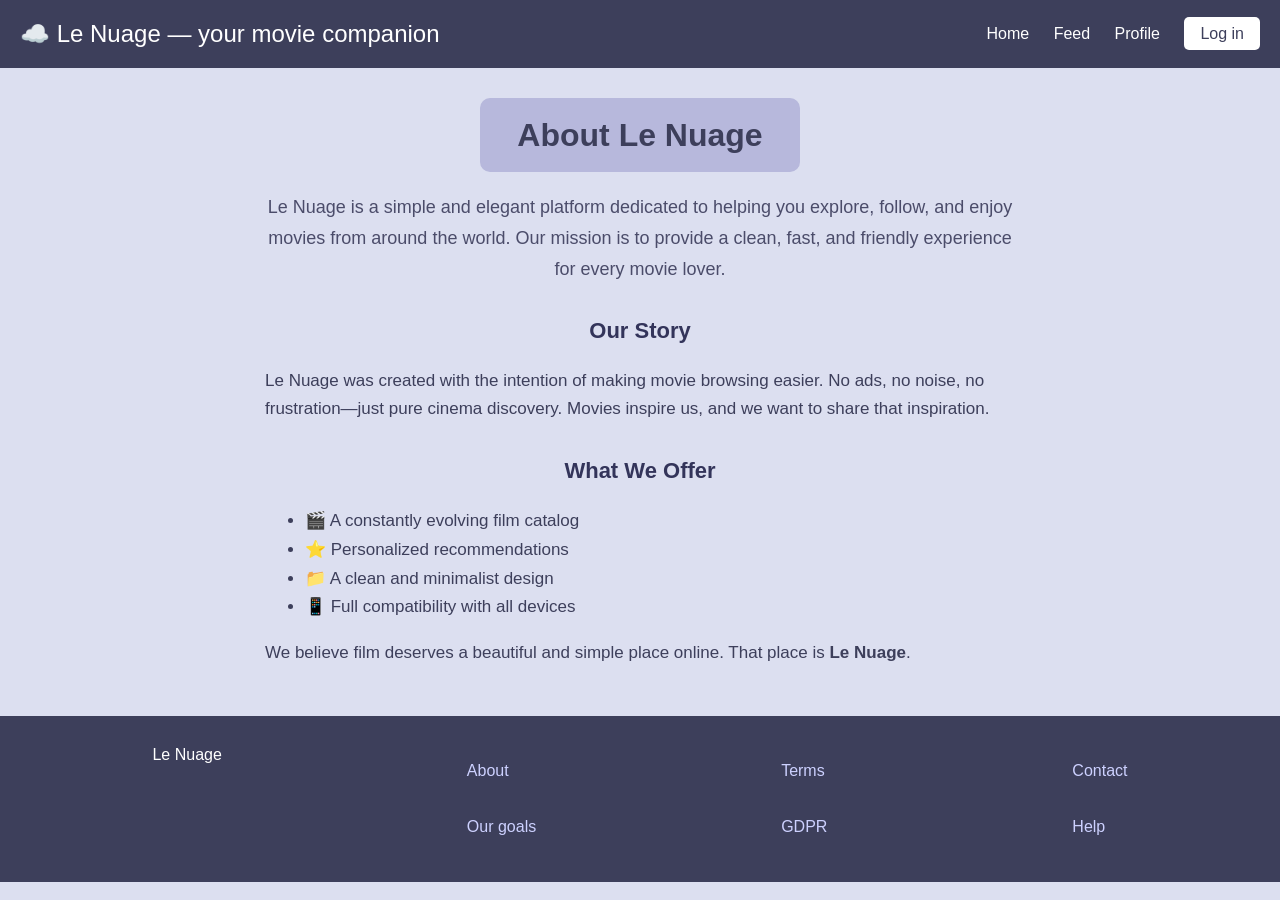
<file: front-end/about.html>
<!DOCTYPE html>
<html lang="en">
<head>
    <meta charset="UTF-8" />
    <meta name="viewport" content="width=device-width, initial-scale=1.0" />
    <title>Le Nuage — About</title>
    <link rel="stylesheet" href="style/style.css" />
</head>

<body>

<header>
    <div class="logo">☁️ Le Nuage — your movie companion</div>
    <nav>
        <a href="home.html">Home</a>
        <a href="feed.html">Feed</a>
        <a href="profile.html">Profile</a>
        <a class="btn-login" href="login.html">Log in</a>
    </nav>
</header>

<section class="content-section">
    <div class="content-box">
        <h1 class="section-title">About Le Nuage</h1>

        <p class="section-intro">
            Le Nuage is a simple and elegant platform dedicated to helping you explore, follow,
            and enjoy movies from around the world. Our mission is to provide a clean, fast,
            and friendly experience for every movie lover.
        </p>

        <h2 class="section-subtitle">Our Story</h2>
        <p>
            Le Nuage was created with the intention of making movie browsing easier. No ads,
            no noise, no frustration—just pure cinema discovery.
            Movies inspire us, and we want to share that inspiration.
        </p>

        <h2 class="section-subtitle">What We Offer</h2>
        <ul>
            <li>🎬 A constantly evolving film catalog</li>
            <li>⭐ Personalized recommendations</li>
            <li>📁 A clean and minimalist design</li>
            <li>📱 Full compatibility with all devices</li>
        </ul>

        <p>
            We believe film deserves a beautiful and simple place online.
            That place is <strong>Le Nuage</strong>.
        </p>
    </div>
</section>

<footer>
    <div>Le Nuage</div>
    <div>
        <p><a href="about.html">About</a></p>
        <p><a href="goals.html">Our goals</a></p>
    </div>
    <div>
        <p><a href="terms.html">Terms</a></p>
        <p><a href="gdpr.html">GDPR</a></p>
    </div>
    <div>
        <p><a href="contact.html">Contact</a></p>
        <p><a href="help.html">Help</a></p>
    </div>
</footer>

</body>
</html>
</file>
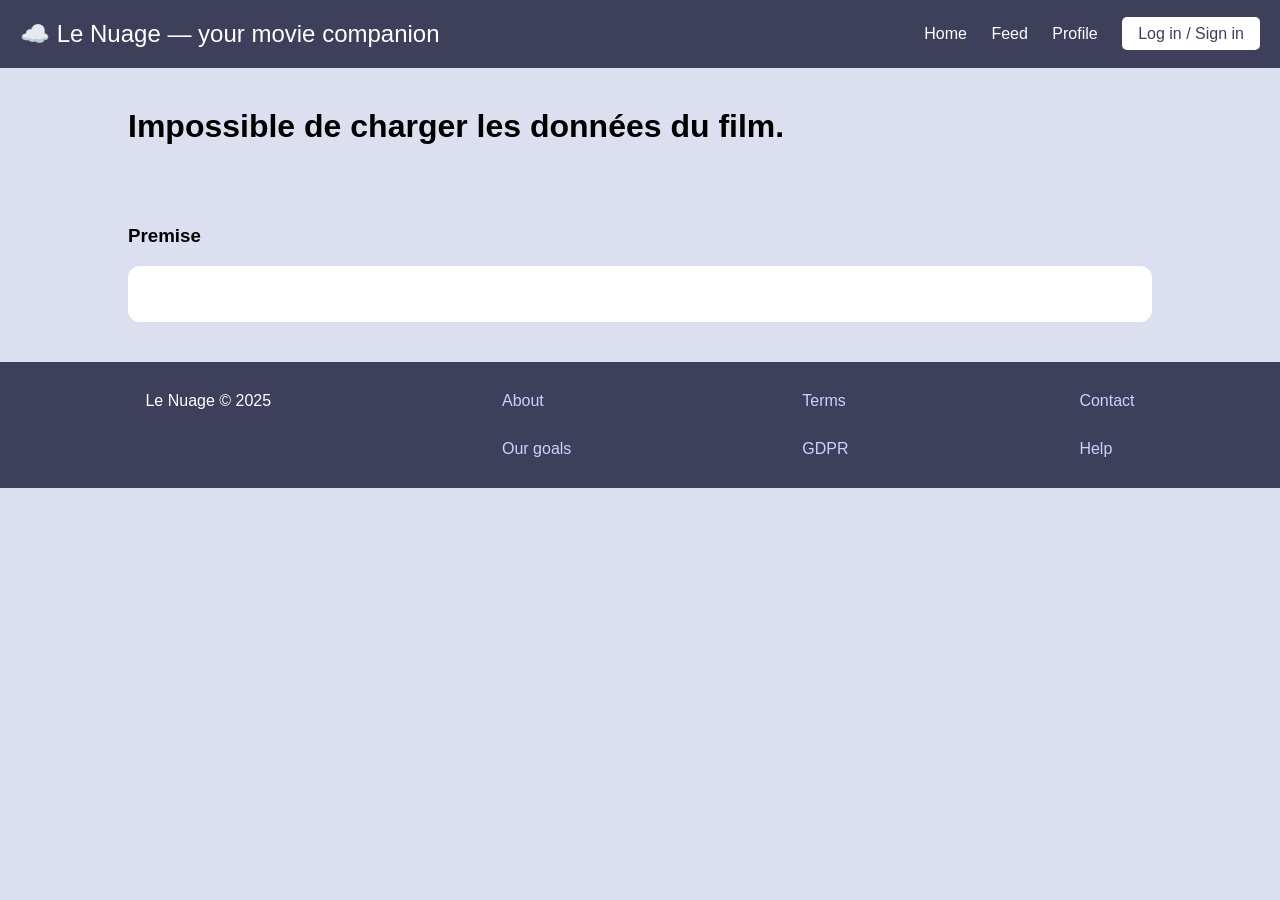
<file: front-end/detail.html>
<!DOCTYPE html>
<html lang="fr">
<head>
    <meta charset="UTF-8" />
    <meta name="viewport" content="width=device-width, initial-scale=1.0" />
    <title>Film — Le Nuage</title>
    <link rel="stylesheet" href="style/style.css">
</head>
<body>

<header>
    <div class="logo">☁️ Le Nuage — your movie companion</div>
    <nav>
        <a href="home.html">Home</a>
        <a href="feed.html">Feed</a>
        <a href="profil.html">Profile</a>
        <a class="btn-login" href="login.html">Log in / Sign in</a>
    </nav>
</header>

<div class="container">
    <h1 id="movie-title">Chargement...</h1>
    <p id="movie-director"></p>

    <img id="movie-poster" class="movie-poster" />

    <h3>Premise</h3>
    <div class="premise-box">
        <p id="movie-premise"></p>
    </div>
</div>

<footer>
    <div>Le Nuage © 2025</div>
    <div>
        <a href="about.html">About</a><br>
        <a href="goals.html">Our goals</a>
    </div>
    <div>
        <a href="terms.html">Terms</a><br>
        <a href="gdpr.html">GDPR</a>
    </div>
    <div>
        <a href="contact.html">Contact</a><br>
        <a href="help.html">Help</a>
    </div>
</footer>


<script>
    (async function () {
        const url = 'https://j55wpg0mc7.execute-api.eu-west-2.amazonaws.com/default/Get_Movies';

        const titleEl = document.getElementById('movie-title');
        const directorEl = document.getElementById('movie-director');
        const posterEl = document.getElementById('movie-poster');
        const premiseEl = document.getElementById('movie-premise');

        try {
            const res = await fetch(url);
            if (!res.ok) throw new Error('Erreur réseau');

            const data = await res.json();
            if (!Array.isArray(data) || data.length === 0) {
                titleEl.textContent = "Aucun film trouvé.";
                return;
            }

            const movie = data[0];

            titleEl.textContent = movie.name || movie.title || "Sans titre";
            directorEl.textContent = movie.director ? `Directed by ${movie.director}` : "";
            posterEl.src = movie.image || "";
            posterEl.alt = movie.name || "Movie poster";
            premiseEl.textContent = movie.description || "Aucune description disponible.";

        } catch (err) {
            console.error(err);
            titleEl.textContent = "Impossible de charger les données du film.";
        }
    })();
</script>

</body>
</html>
</file>
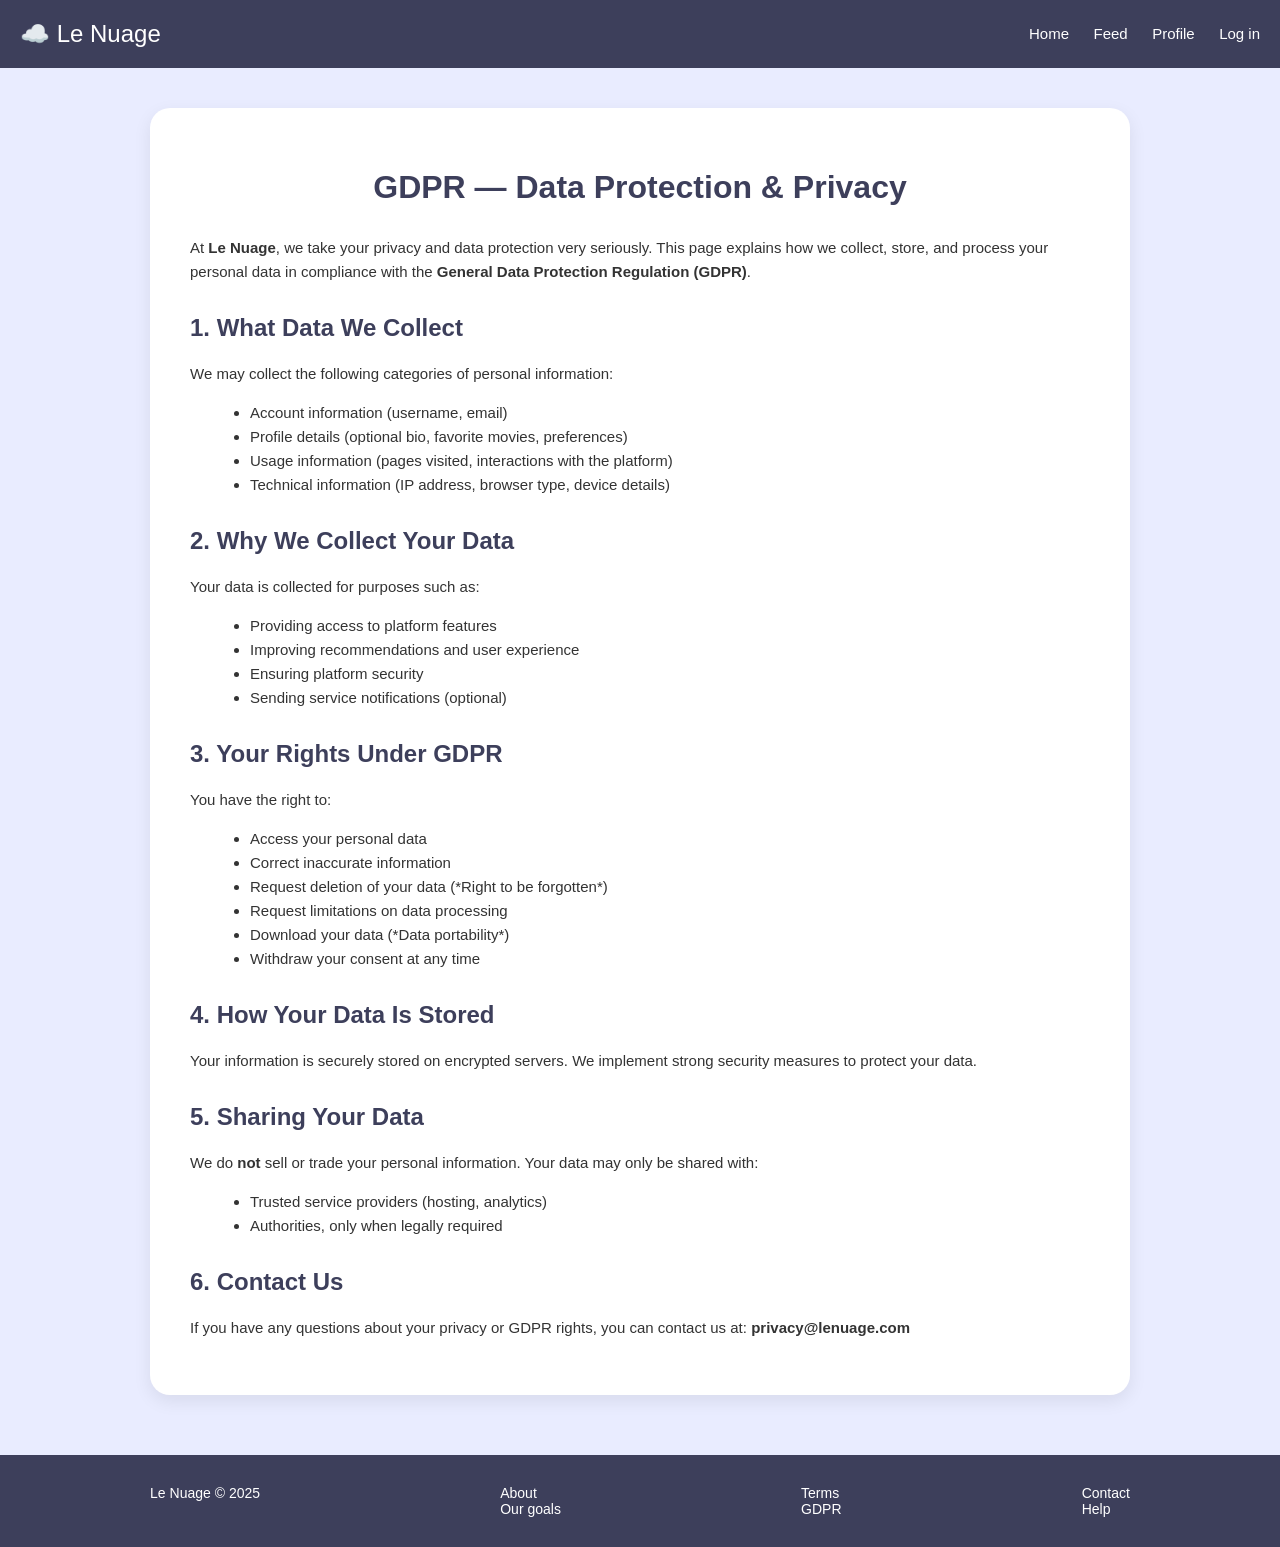
<file: front-end/gdpr.html>
<!DOCTYPE html>
<html lang="en">
<head>
    <meta charset="UTF-8">
    <meta name="viewport" content="width=device-width, initial-scale=1.0">
    <title>Le Nuage — GDPR Policy</title>

    <style>
        body {
            margin: 0;
            font-family: "Inter", Arial, sans-serif;
            background: #e9ecff;
            color: #333;
        }

        header {
            background-color: #3d3f5b;
            color: white;
            padding: 20px;
            display: flex;
            justify-content: space-between;
            align-items: center;
        }

        header .logo {
            font-size: 24px;
        }

        header nav a {
            margin-left: 20px;
            color: white;
            text-decoration: none;
            font-size: 15px;
        }

        .container {
            max-width: 900px;
            margin: 40px auto;
            background: white;
            padding: 40px;
            border-radius: 20px;
            box-shadow: 0 6px 18px rgba(0,0,0,0.08);
        }

        h1 {
            color: #3d3f5b;
            text-align: center;
            margin-bottom: 30px;
        }

        h2 {
            color: #3d3f5b;
            margin-top: 30px;
        }

        p, li {
            line-height: 1.6;
            font-size: 15px;
        }

        ul {
            margin-left: 20px;
            margin-top: 10px;
        }

        footer {
            background: #3d3f5b;
            color: white;
            padding: 30px;
            margin-top: 60px;
            display: flex;
            justify-content: space-around;
            font-size: 14px;
        }

        footer a {
            color: white;
            text-decoration: none;
        }
    </style>
</head>

<body>

<header>
    <div class="logo">☁️ Le Nuage</div>
    <nav>
        <a href="index.html">Home</a>
        <a href="feed.html">Feed</a>
        <a href="profile.html">Profile</a>
        <a href="login.html">Log in</a>
    </nav>
</header>

<div class="container">
    <h1>GDPR — Data Protection & Privacy</h1>

    <p>
        At <strong>Le Nuage</strong>, we take your privacy and data protection very seriously.
        This page explains how we collect, store, and process your personal data in compliance with the
        <strong>General Data Protection Regulation (GDPR)</strong>.
    </p>

    <h2>1. What Data We Collect</h2>
    <p>We may collect the following categories of personal information:</p>
    <ul>
        <li>Account information (username, email)</li>
        <li>Profile details (optional bio, favorite movies, preferences)</li>
        <li>Usage information (pages visited, interactions with the platform)</li>
        <li>Technical information (IP address, browser type, device details)</li>
    </ul>

    <h2>2. Why We Collect Your Data</h2>
    <p>Your data is collected for purposes such as:</p>
    <ul>
        <li>Providing access to platform features</li>
        <li>Improving recommendations and user experience</li>
        <li>Ensuring platform security</li>
        <li>Sending service notifications (optional)</li>
    </ul>

    <h2>3. Your Rights Under GDPR</h2>
    <p>You have the right to:</p>
    <ul>
        <li>Access your personal data</li>
        <li>Correct inaccurate information</li>
        <li>Request deletion of your data (*Right to be forgotten*)</li>
        <li>Request limitations on data processing</li>
        <li>Download your data (*Data portability*)</li>
        <li>Withdraw your consent at any time</li>
    </ul>

    <h2>4. How Your Data Is Stored</h2>
    <p>
        Your information is securely stored on encrypted servers.
        We implement strong security measures to protect your data.
    </p>

    <h2>5. Sharing Your Data</h2>
    <p>
        We do <strong>not</strong> sell or trade your personal information.
        Your data may only be shared with:
    </p>
    <ul>
        <li>Trusted service providers (hosting, analytics)</li>
        <li>Authorities, only when legally required</li>
    </ul>

    <h2>6. Contact Us</h2>
    <p>
        If you have any questions about your privacy or GDPR rights, you can contact us at:
        <strong>privacy@lenuage.com</strong>
    </p>

</div>

<footer>
    <div>Le Nuage © 2025</div>
    <div>
        <a href="about.html">About</a><br>
        <a href="goals.html">Our goals</a>
    </div>
    <div>
        <a href="terms.html">Terms</a><br>
        <a href="gdpr.html">GDPR</a>
    </div>
    <div>
        <a href="contact.html">Contact</a><br>
        <a href="help.html">Help</a>
    </div>
</footer>

</body>
</html>
</file>
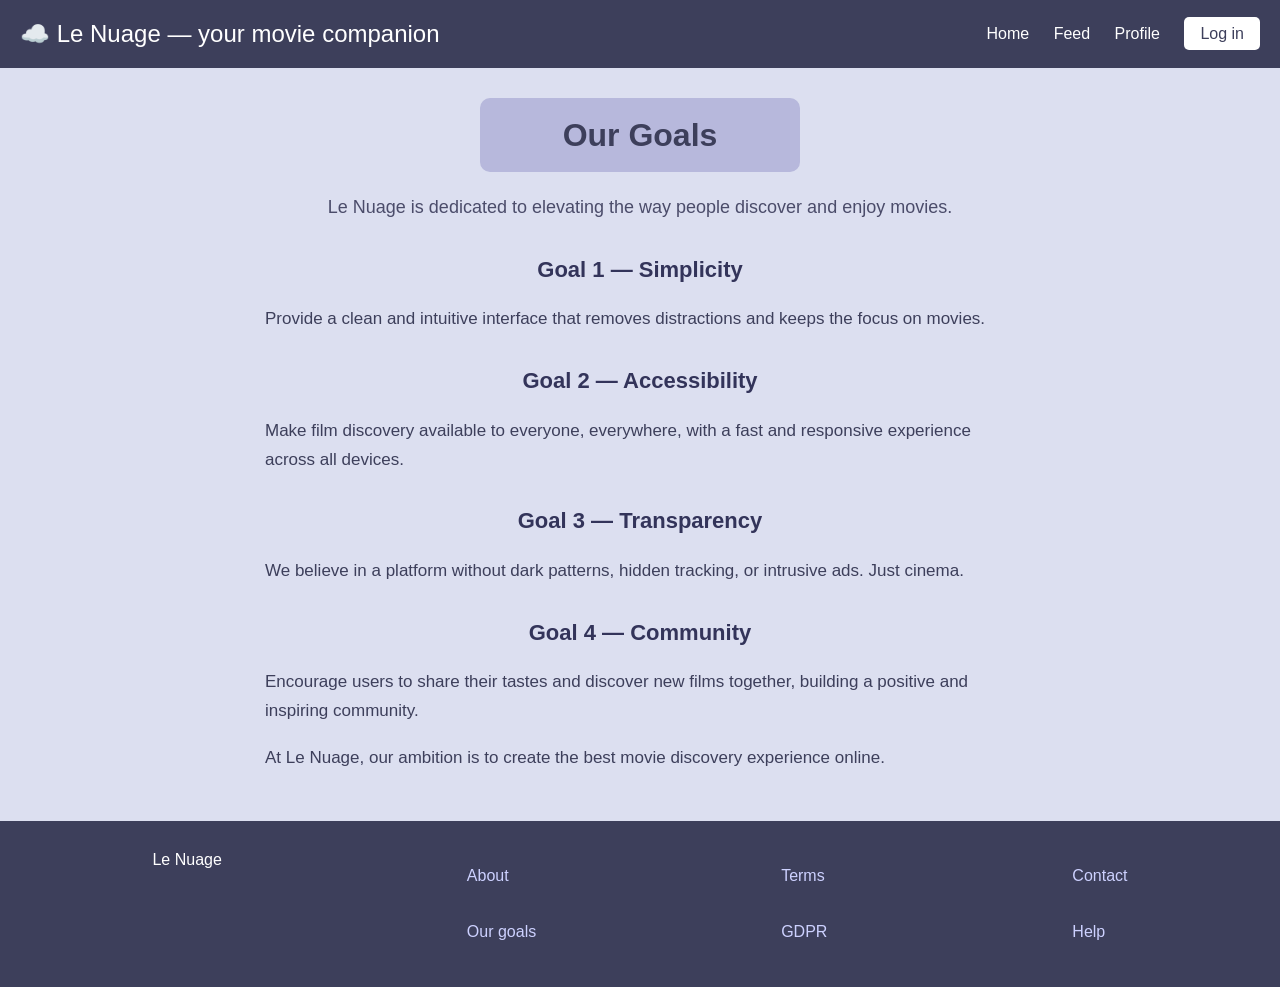
<file: front-end/goals.html>
<!DOCTYPE html>
<html lang="en">
<head>
    <meta charset="UTF-8" />
    <meta name="viewport" content="width=device-width, initial-scale=1.0" />
    <title>Le Nuage — Our Goals</title>
    <link rel="stylesheet" href="style/style.css" />
</head>

<body>

<header>
    <div class="logo">☁️ Le Nuage — your movie companion</div>
    <nav>
        <a href="home.html">Home</a>
        <a href="feed.html">Feed</a>
        <a href="profile.html">Profile</a>
        <a class="btn-login" href="login.html">Log in</a>
    </nav>
</header>

<section class="content-section">
    <div class="content-box">
        <h1 class="section-title">Our Goals</h1>

        <p class="section-intro">
            Le Nuage is dedicated to elevating the way people discover and enjoy movies.
        </p>

        <h2 class="section-subtitle">Goal 1 — Simplicity</h2>
        <p>
            Provide a clean and intuitive interface that removes distractions
            and keeps the focus on movies.
        </p>

        <h2 class="section-subtitle">Goal 2 — Accessibility</h2>
        <p>
            Make film discovery available to everyone, everywhere, with a fast
            and responsive experience across all devices.
        </p>

        <h2 class="section-subtitle">Goal 3 — Transparency</h2>
        <p>
            We believe in a platform without dark patterns, hidden tracking,
            or intrusive ads. Just cinema.
        </p>

        <h2 class="section-subtitle">Goal 4 — Community</h2>
        <p>
            Encourage users to share their tastes and discover new films together,
            building a positive and inspiring community.
        </p>

        <p>
            At Le Nuage, our ambition is to create the best movie discovery experience online.
        </p>
    </div>
</section>

<footer>
    <div>Le Nuage</div>
    <div>
        <p><a href="about.html">About</a></p>
        <p><a href="goals.html">Our goals</a></p>
    </div>
    <div>
        <p><a href="terms.html">Terms</a></p>
        <p><a href="gdpr.html">GDPR</a></p>
    </div>
    <div>
        <p><a href="contact.html">Contact</a></p>
        <p><a href="help.html">Help</a></p>
    </div>
</footer>

</body>
</html>
</file>
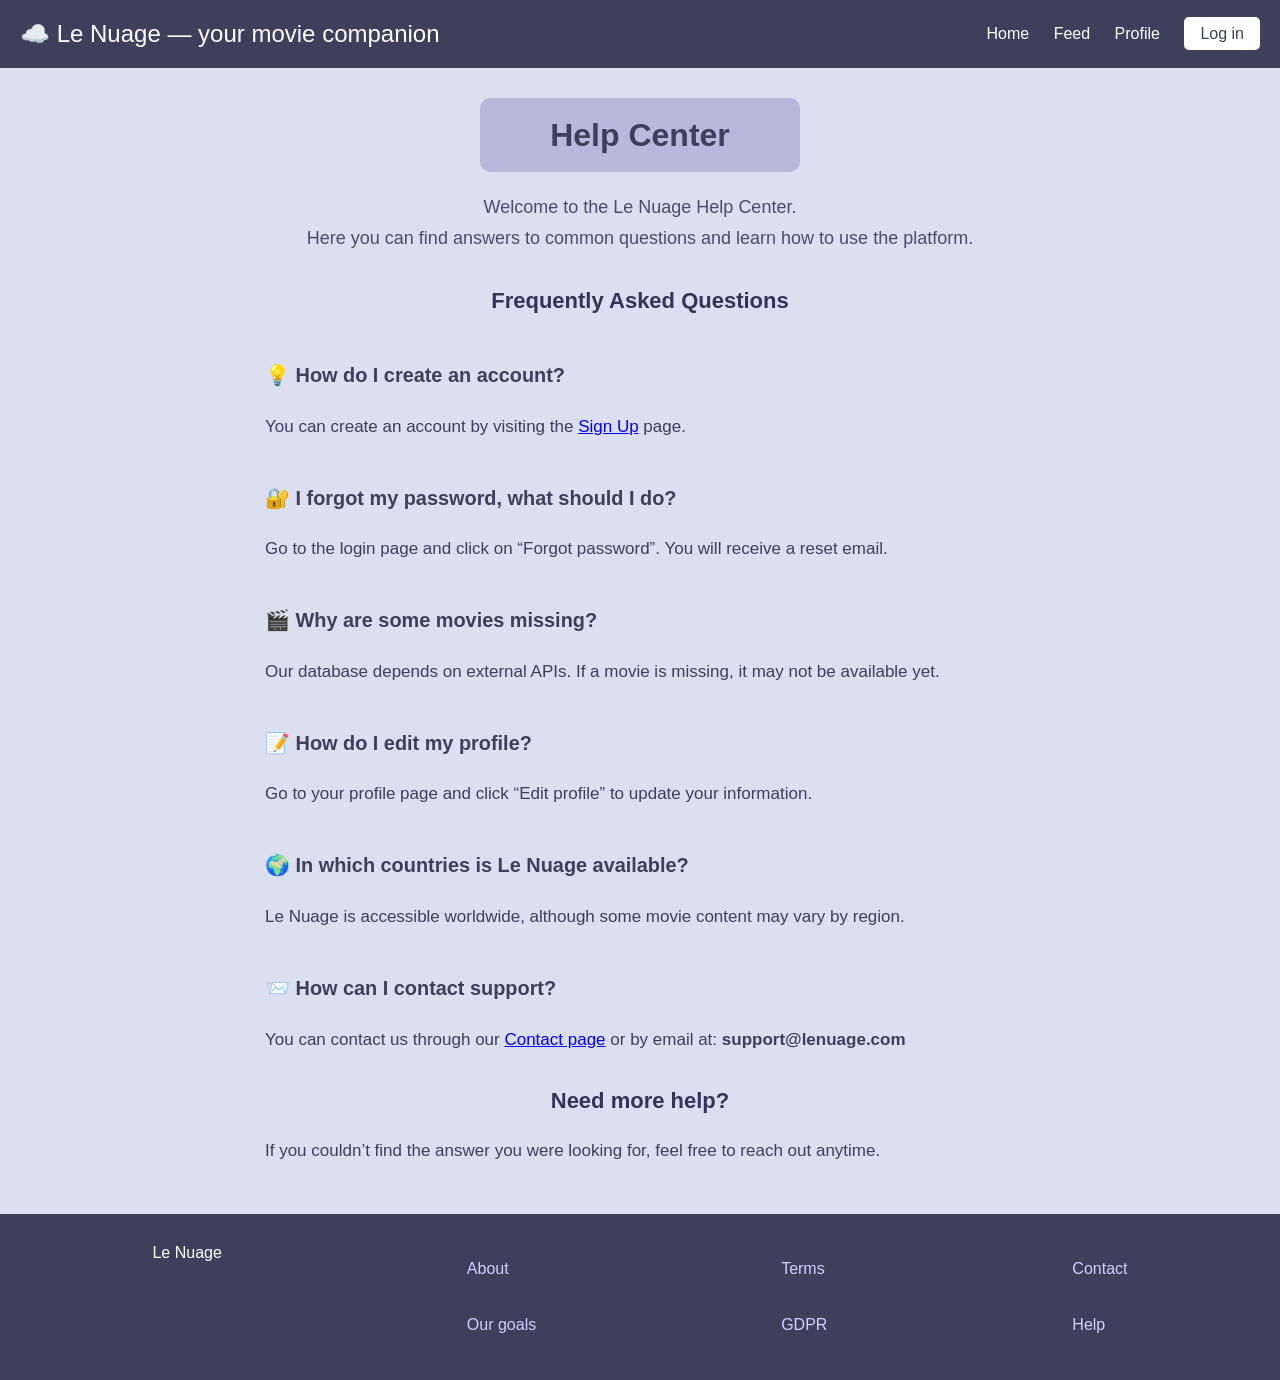
<file: front-end/help.html>
<!DOCTYPE html>
<html lang="en">
<head>
    <meta charset="UTF-8">
    <meta name="viewport" content="width=device-width, initial-scale=1.0">
    <title>Le Nuage — Help Center</title>
    <link rel="stylesheet" href="style/style.css">
</head>

<body>

<header>
    <div class="logo">☁️ Le Nuage — your movie companion</div>
    <nav>
        <a href="index.html">Home</a>
        <a href="feed.html">Feed</a>
        <a href="profile.html">Profile</a>
        <a class="btn-login" href="login.html">Log in</a>
    </nav>
</header>

<section class="content-section">
    <div class="content-box">

        <h1 class="section-title">Help Center</h1>

        <p class="section-intro">
            Welcome to the Le Nuage Help Center.<br>
            Here you can find answers to common questions and learn how to use the platform.
        </p>

        <h2 class="section-subtitle">Frequently Asked Questions</h2>

        <div class="faq-list">

            <div class="faq-item">
                <h3>💡 How do I create an account?</h3>
                <p>You can create an account by visiting the <a href="signup.html">Sign Up</a> page.</p>
            </div>

            <div class="faq-item">
                <h3>🔐 I forgot my password, what should I do?</h3>
                <p>Go to the login page and click on “Forgot password”. You will receive a reset email.</p>
            </div>

            <div class="faq-item">
                <h3>🎬 Why are some movies missing?</h3>
                <p>Our database depends on external APIs. If a movie is missing, it may not be available yet.</p>
            </div>

            <div class="faq-item">
                <h3>📝 How do I edit my profile?</h3>
                <p>Go to your profile page and click “Edit profile” to update your information.</p>
            </div>

            <div class="faq-item">
                <h3>🌍 In which countries is Le Nuage available?</h3>
                <p>Le Nuage is accessible worldwide, although some movie content may vary by region.</p>
            </div>

            <div class="faq-item">
                <h3>📨 How can I contact support?</h3>
                <p>You can contact us through our <a href="contact.html">Contact page</a> or by email at:
                    <strong>support@lenuage.com</strong></p>
            </div>

        </div>

        <h2 class="section-subtitle">Need more help?</h2>
        <p>If you couldn’t find the answer you were looking for, feel free to reach out anytime.</p>

    </div>
</section>

<footer>
    <div>Le Nuage</div>
    <div>
        <p><a href="about.html">About</a></p>
        <p><a href="goals.html">Our goals</a></p>
    </div>
    <div>
        <p><a href="terms.html">Terms</a></p>
        <p><a href="gdpr.html">GDPR</a></p>
    </div>
    <div>
        <p><a href="contact.html">Contact</a></p>
        <p><a href="help.html">Help</a></p>
    </div>
</footer>

</body>
</html>
</file>
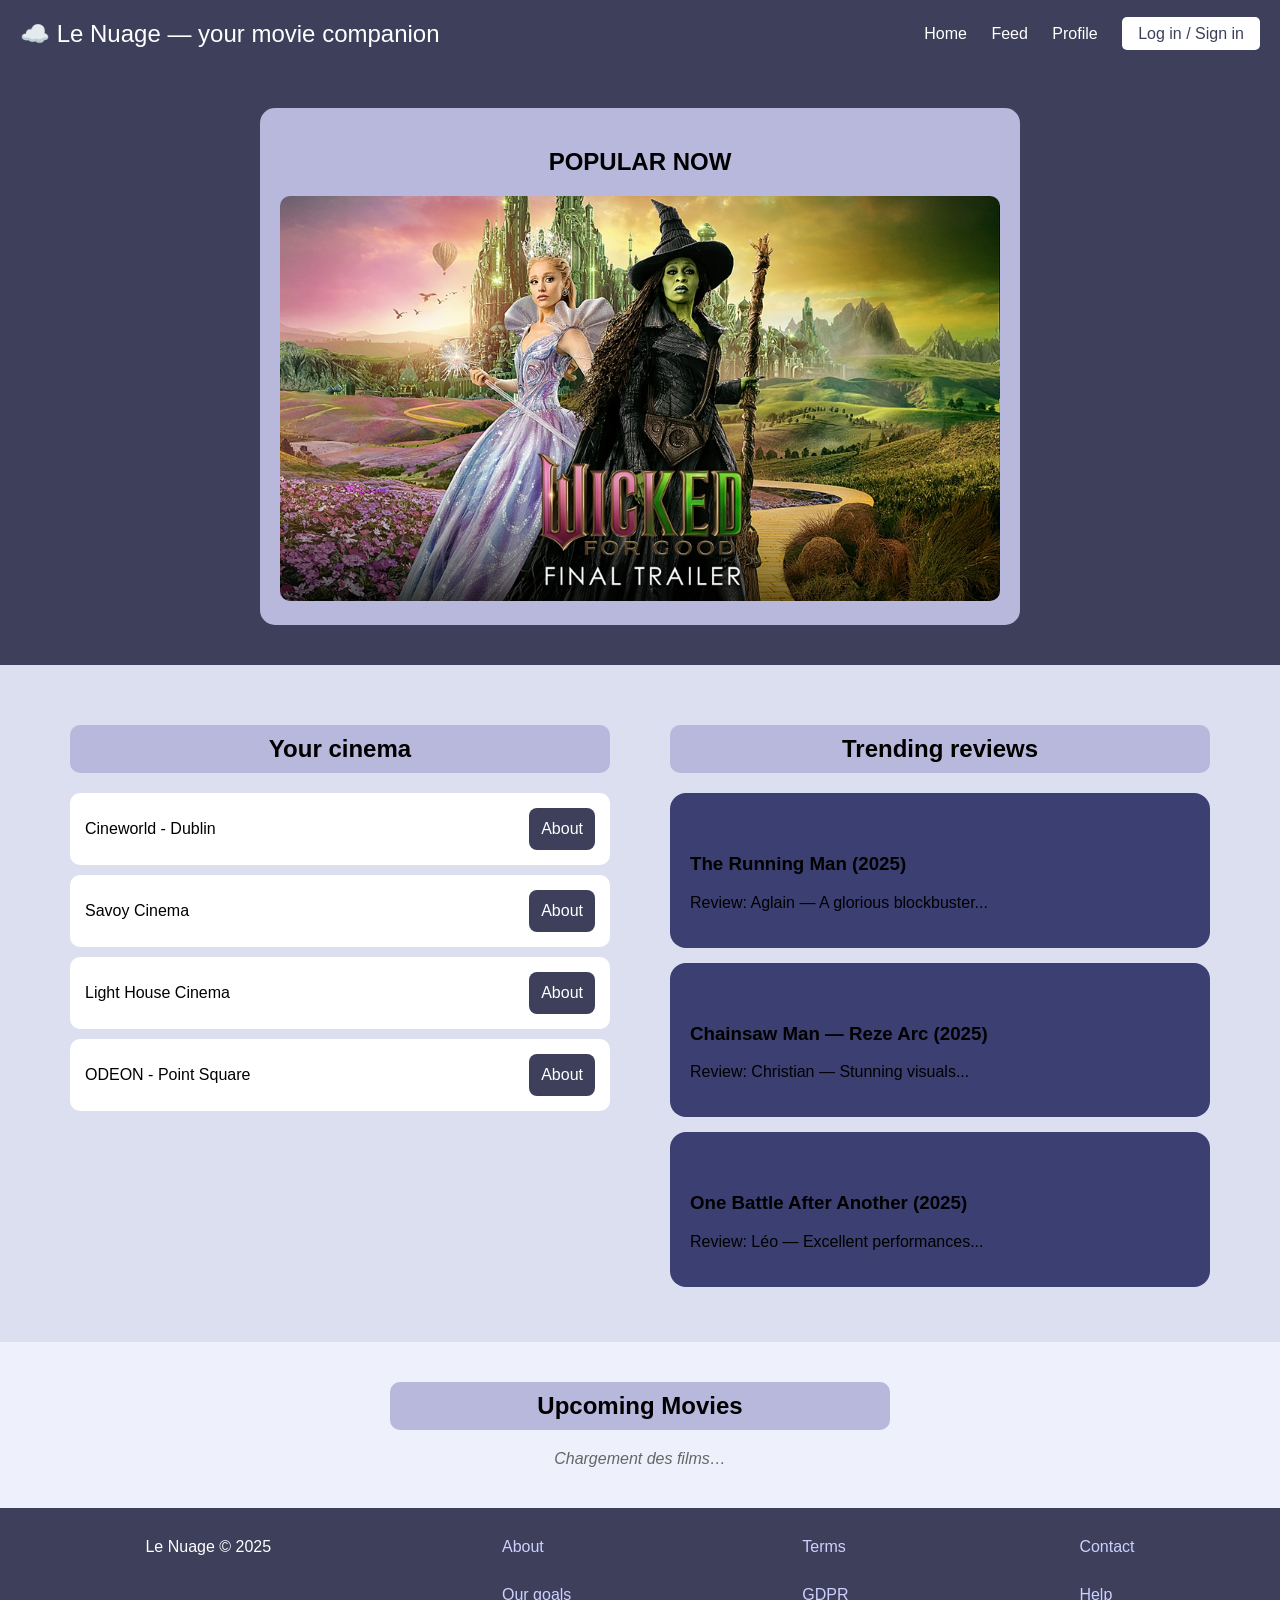
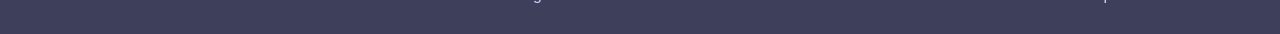
<file: front-end/home.html>
<!DOCTYPE html>
<html lang="fr">
<head>
    <meta charset="UTF-8" />
    <meta name="viewport" content="width=device-width, initial-scale=1.0" />
    <title>Le Nuage - Your movie companion</title>
    <link rel="stylesheet" href="style/style.css">

</head>
<body>
<header>
    <div class="logo">☁️ Le Nuage — your movie companion</div>
    <nav>
        <a href="home.html">Home</a>
        <a href="feed.html">Feed</a>
        <a href="profil.html">Profile</a>
        <a class="btn-login" href="login.html">Log in / Sign in</a>
    </nav>
</header>
<section class="hero">
    <div class="slider">
        <h2>POPULAR NOW</h2>
        <img src="media/wicked_part2.jpg" alt="slider image" style="width:100%; border-radius:10px;" />
    </div>
</section>
<section class="section">
    <div class="cinema-box">
        <h2>Your cinema</h2>
        <ul class="cinema-list">
            <li><span>Cineworld - Dublin</span> <button>About</button></li>
            <li><span>Savoy Cinema</span> <button>About</button></li>
            <li><span>Light House Cinema</span> <button>About</button></li>
            <li><span>ODEON - Point Square</span> <button>About</button></li>
        </ul>
    </div>
    <div class="reviews-box">
        <h2>Trending reviews</h2>
        <div class="review-card">
            <div class="review-content">
                <h3>The Running Man (2025)</h3>
                <p>Review: Aglain — A glorious blockbuster...</p>
            </div>
        </div>
        <div class="review-card">
            <div class="review-content">
                <h3>Chainsaw Man — Reze Arc (2025)</h3>
                <p>Review: Christian — Stunning visuals...</p>
            </div>
        </div>
        <div class="review-card">
            <div class="review-content">
                <h3>One Battle After Another (2025)</h3>
                <p>Review: Léo — Excellent performances...</p>
            </div>
        </div>
    </div>
</section>
<section class="movies-section">
    <h2 style="text-align:center; background:#b7b8dc; padding:10px; border-radius:10px; width:40%; margin:0 auto 20px;">Upcoming Movies</h2>
    <div id="movies-container" class="movies-grid">
        <div class="movies-loading">Chargement des films…</div>
    </div>
</section>

<footer>
    <div>Le Nuage © 2025</div>
    <div>
        <a href="about.html">About</a><br>
        <a href="goals.html">Our goals</a>
    </div>
    <div>
        <a href="terms.html">Terms</a><br>
        <a href="gdpr.html">GDPR</a>
    </div>
    <div>
        <a href="contact.html">Contact</a><br>
        <a href="help.html">Help</a>
    </div>
</footer>

<script>
    (async function(){
    .//const BASE_URL = "http://localhost:4000";
        const url = 'https://j55wpg0mc7.execute-api.eu-west-2.amazonaws.com/default/Get_Movies';
        const container = document.getElementById('movies-container');
        function el(tag, cls, text){ const e = document.createElement(tag); if(cls) e.className = cls; if(text!==undefined) e.textContent = text; return e; }
        try{
            //const res = await fetch('${BASE_URL}/films');
            const res = await fetch(url);
            if(!res.ok) throw new Error('Network response was not ok');
            const data = await res.json();
            container.innerHTML = '';
            if(!Array.isArray(data) || data.length === 0){
                container.appendChild(el('div','movies-loading','Aucun film trouvé.'));
                return;
            }
            data.forEach(movie => {
                const card = el('div','movie-card');
                card.appendChild(el('h3', null, movie.name || movie.title || 'Untitled'));
                const metaText = `${movie.genre || ''} • ${movie.year || ''} • ${movie.director || ''}`.replace(/(^\s*•\s*)|(\s*•\s*$)/g,'');
                card.appendChild(el('div','movie-meta', metaText));
                card.appendChild(el('div','movie-desc', movie.description || ''));
                const btn = document.createElement('a');
                btn.className = 'movie-btn';
                btn.href = '#'+(movie.id||'');
                btn.textContent = 'En savoir plus';
                card.appendChild(btn);
                container.appendChild(card);
            });
        }catch(err){
            container.innerHTML = '';
            container.appendChild(el('div','movies-loading','Impossible de charger les films.'));
            console.error(err);
        }
    })();
</script>
</body>
</html>
</file>
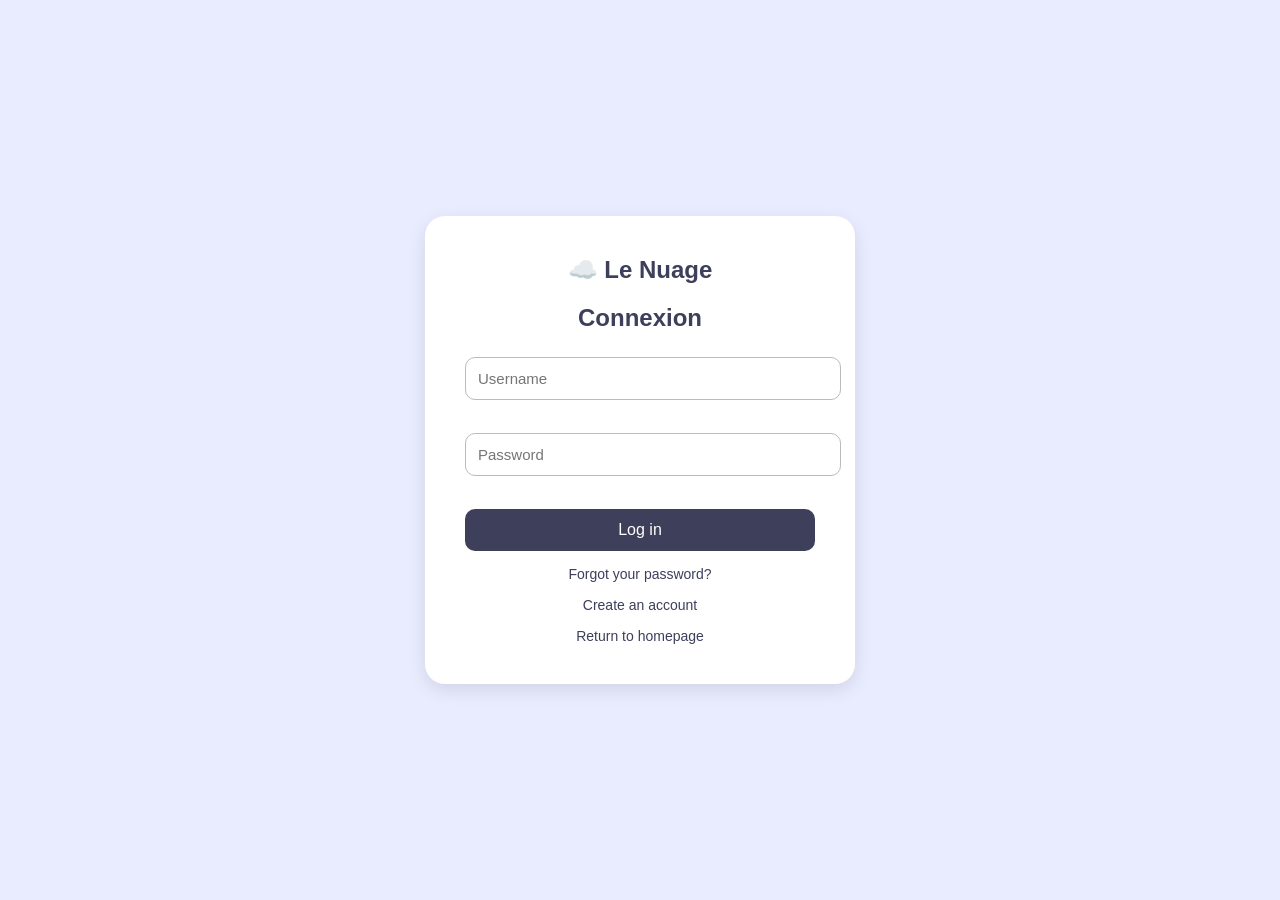
<file: front-end/login.html>
<!DOCTYPE html>
<html lang="fr">
<head>
    <meta charset="UTF-8">
    <meta name="viewport" content="width=device-width, initial-scale=1.0">
    <title>Le Nuage — Connexion</title>

    <link rel="stylesheet" href="style/style.css">

    <style>
        body {
            background: #e9ecff;
            font-family: "Inter", sans-serif;
            display: flex;
            justify-content: center;
            align-items: center;
            height: 100vh;
            margin: 0;
        }

        .login-box {
            background: #ffffff;
            padding: 40px;
            width: 350px;
            border-radius: 20px;
            box-shadow: 0 6px 18px rgba(0,0,0,0.10);
            text-align: center;
        }

        .login-box h2 {
            margin-bottom: 25px;
            color: #3d3f5b;
        }

        .login-input {
            width: 100%;
            padding: 12px;
            margin-bottom: 18px;
            border-radius: 10px;
            border: 1px solid #bbb;
            font-size: 15px;
        }

        .login-btn {
            width: 100%;
            padding: 12px;
            background: #3d3f5b;
            color: white;
            font-size: 16px;
            border: none;
            border-radius: 10px;
            cursor: pointer;
        }

        .login-btn:hover {
            background: #2c2d42;
        }

        .small-link {
            margin-top: 15px;
            display: block;
            color: #3d3f5b;
            font-size: 14px;
            text-decoration: none;
        }

        .small-link:hover {
            text-decoration: underline;
        }

        .logo {
            font-size: 24px;
            margin-bottom: 10px;
            color: #3d3f5b;
            font-weight: bold;
        }
    </style>
</head>

<body>

<div class="login-box">
    <div class="logo">☁️ Le Nuage</div>
    <h2>Connexion</h2>

    <form action="#" method="POST">
        <input type="text" class="login-input" name="username" placeholder="Username" required>
        <input type="password" class="login-input" name="password" placeholder="Password" required>

        <button class="login-btn" type="submit">Log in</button>
    </form>

    <a class="small-link" href="#">Forgot your password?</a>
    <a class="small-link" href="signup.html">Create an account</a>
    <a class="small-link" href="home.html">Return to homepage</a>
</div>

</body>
</html>
</file>
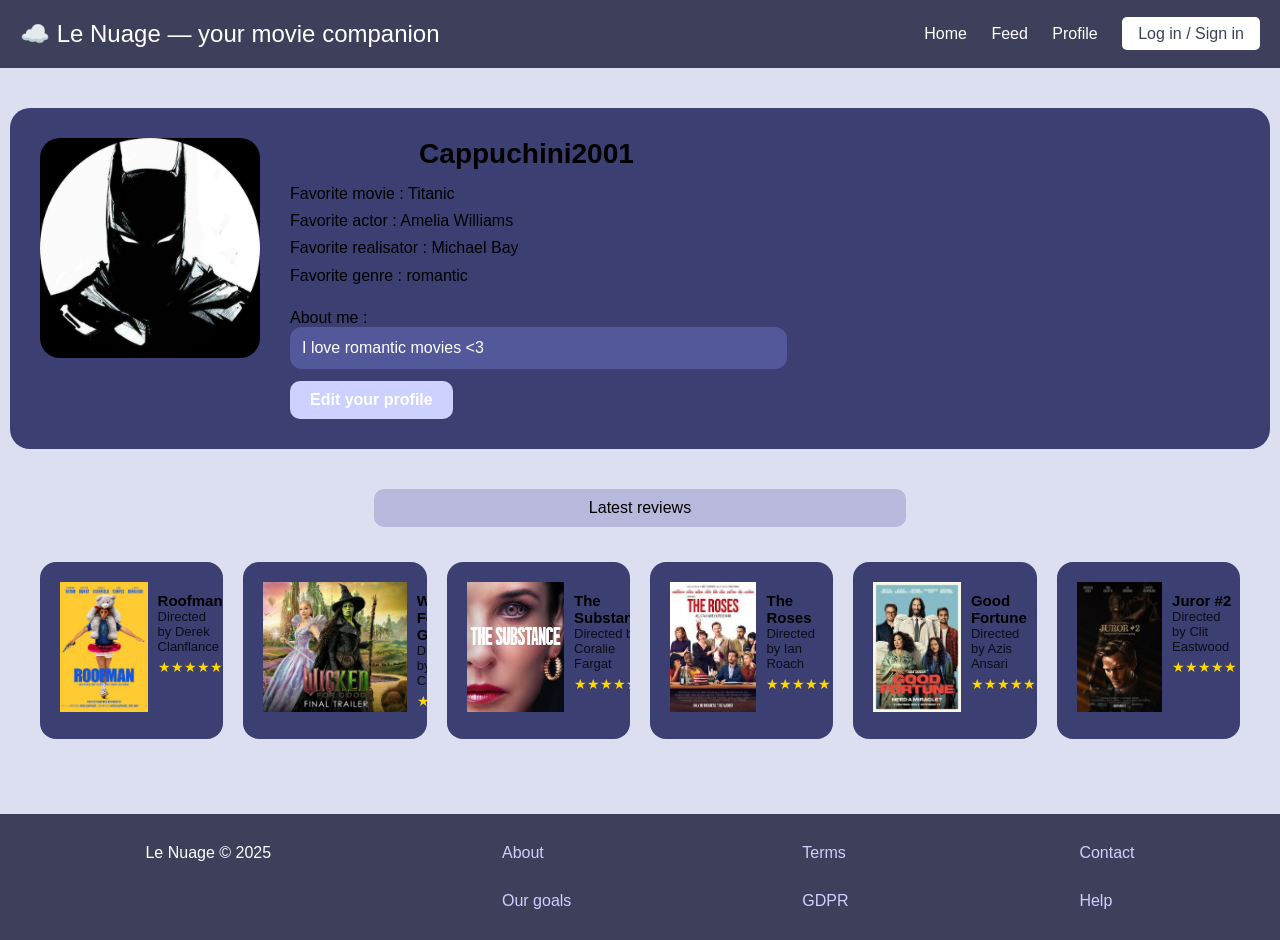
<file: front-end/profil.html>
<!DOCTYPE html>
<html lang="en">
<head>
    <meta charset="UTF-8" />
    <meta name="viewport" content="width=device-width, initial-scale=1.0" />
    <title>Le Nuage - Profile</title>
    <link rel="stylesheet" href="style/style.css">
</head>
<body>

<header>
    <div class="logo">☁️ Le Nuage — your movie companion</div>
    <nav>
        <a href="home.html">Home</a>
        <a href="feed.html">Feed</a>
        <a href="profil.html">Profile</a>
        <a class="btn-login" href="login.html">Log in / Sign in</a>
    </nav>
</header>

<div class="profile-wrapper">
    <div class="profile-main">
        <img src="media/profile.jpg" alt="profile" />
        <div class="profile-info">
            <h2>Cappuchini2001</h2>
            <div class="favorites">
                Favorite movie : Titanic<br>
                Favorite actor : Amelia Williams<br>
                Favorite realisator : Michael Bay<br>
                Favorite genre : romantic
            </div>
            <div class="profile-about">
                <label>About me :</label>
                <input type="text" value="I love romantic movies <3" />
                <button class="btn-edit">Edit your profile</button>
            </div>
        </div>
    </div>
</div>

<div class="section-title">Latest reviews</div>

<div class="reviews-grid">
    <div class="review-card">
        <img src="media/roofman.jpeg" />
        <div class="review-info">
            <h4>Roofman</h4>
            <div class="director">Directed by Derek Clanflance</div>
            <div class="stars">★★★★★</div>
        </div>
    </div>
    <div class="review-card">
        <img src="media/wicked_part2.jpg" />
        <div class="review-info">
            <h4>Wicked: For Good</h4>
            <div class="director">Directed by Jon Chu</div>
            <div class="stars">★★★★★</div>
        </div>
    </div>
    <div class="review-card">
        <img src="media/the_substance.jpeg" />
        <div class="review-info">
            <h4>The Substance</h4>
            <div class="director">Directed by Coralie Fargat</div>
            <div class="stars">★★★★★</div>
        </div>
    </div>
    <div class="review-card">
        <img src="media/the_roses.jpeg" />
        <div class="review-info">
            <h4>The Roses</h4>
            <div class="director">Directed by Ian Roach</div>
            <div class="stars">★★★★★</div>
        </div>
    </div>
    <div class="review-card">
        <img src="media/good_fortune.jpeg" />
        <div class="review-info">
            <h4>Good Fortune</h4>
            <div class="director">Directed by Azis Ansari</div>
            <div class="stars">★★★★★</div>
        </div>
    </div>
    <div class="review-card">
        <img src="media/juror2.jpeg" />
        <div class="review-info">
            <h4>Juror #2</h4>
            <div class="director">Directed by Clit Eastwood</div>
            <div class="stars">★★★★★</div>
        </div>
    </div>
</div>

<footer>
    <div>Le Nuage © 2025</div>
    <div>
        <a href="about.html">About</a><br>
        <a href="goals.html">Our goals</a>
    </div>
    <div>
        <a href="terms.html">Terms</a><br>
        <a href="gdpr.html">GDPR</a>
    </div>
    <div>
        <a href="contact.html">Contact</a><br>
        <a href="help.html">Help</a>
    </div>
</footer>

</body>
</html>
</file>
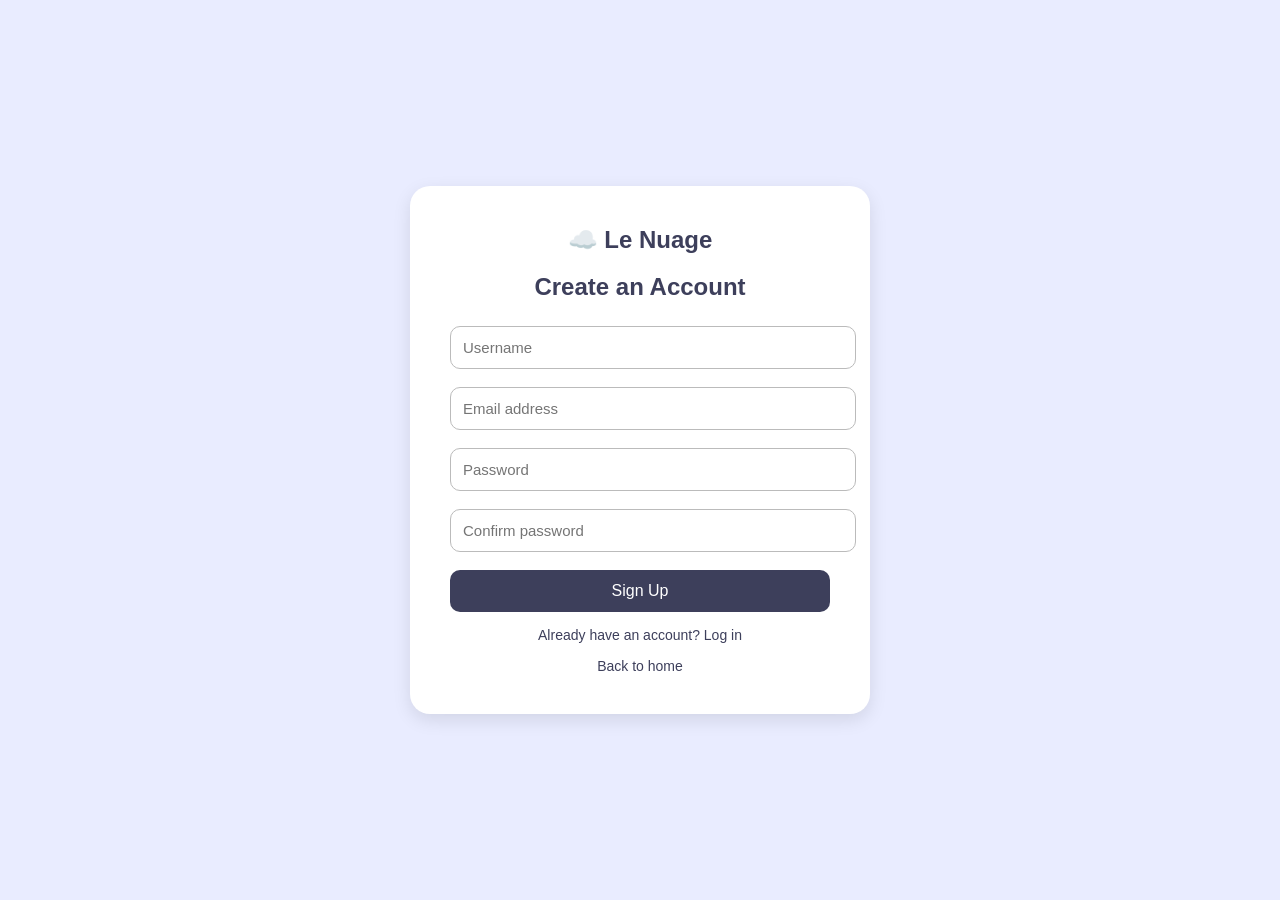
<file: front-end/signup.html>
<!DOCTYPE html>
<html lang="en">
<head>
    <meta charset="UTF-8" />
    <meta name="viewport" content="width=device-width, initial-scale=1.0" />
    <title>Le Nuage — Create an Account</title>

    <style>
        body {
            background: #e9ecff;
            font-family: "Inter", Arial, sans-serif;
            display: flex;
            justify-content: center;
            align-items: center;
            height: 100vh;
            margin: 0;
        }

        .signup-box {
            background: #ffffff;
            padding: 40px;
            width: 380px;
            border-radius: 20px;
            box-shadow: 0 6px 18px rgba(0, 0, 0, 0.10);
            text-align: center;
        }

        .signup-box h2 {
            color: #3d3f5b;
            margin-bottom: 25px;
        }

        .signup-input {
            width: 100%;
            padding: 12px;
            margin-bottom: 18px;
            border-radius: 10px;
            border: 1px solid #bbb;
            font-size: 15px;
        }

        .signup-btn {
            width: 100%;
            padding: 12px;
            background: #3d3f5b;
            color: white;
            font-size: 16px;
            border: none;
            border-radius: 10px;
            cursor: pointer;
        }

        .signup-btn:hover {
            background: #2c2d42;
        }

        .small-link {
            margin-top: 15px;
            display: block;
            color: #3d3f5b;
            font-size: 14px;
            text-decoration: none;
        }

        .small-link:hover {
            text-decoration: underline;
        }

        .logo {
            font-size: 24px;
            font-weight: bold;
            color: #3d3f5b;
            margin-bottom: 10px;
        }
    </style>
</head>

<body>

<div class="signup-box">
    <div class="logo">☁️ Le Nuage</div>
    <h2>Create an Account</h2>

    <form action="#" method="POST">
        <input type="text" class="signup-input" name="username" placeholder="Username" required>

        <input type="email" class="signup-input" name="email" placeholder="Email address" required>

        <input type="password" class="signup-input" name="password" placeholder="Password" required>

        <input type="password" class="signup-input" name="confirm_password" placeholder="Confirm password" required>

        <button class="signup-btn" type="submit">Sign Up</button>
    </form>

    <a class="small-link" href="login.html">Already have an account? Log in</a>
    <a class="small-link" href="home.html">Back to home</a>
</div>

</body>
</html>
</file>
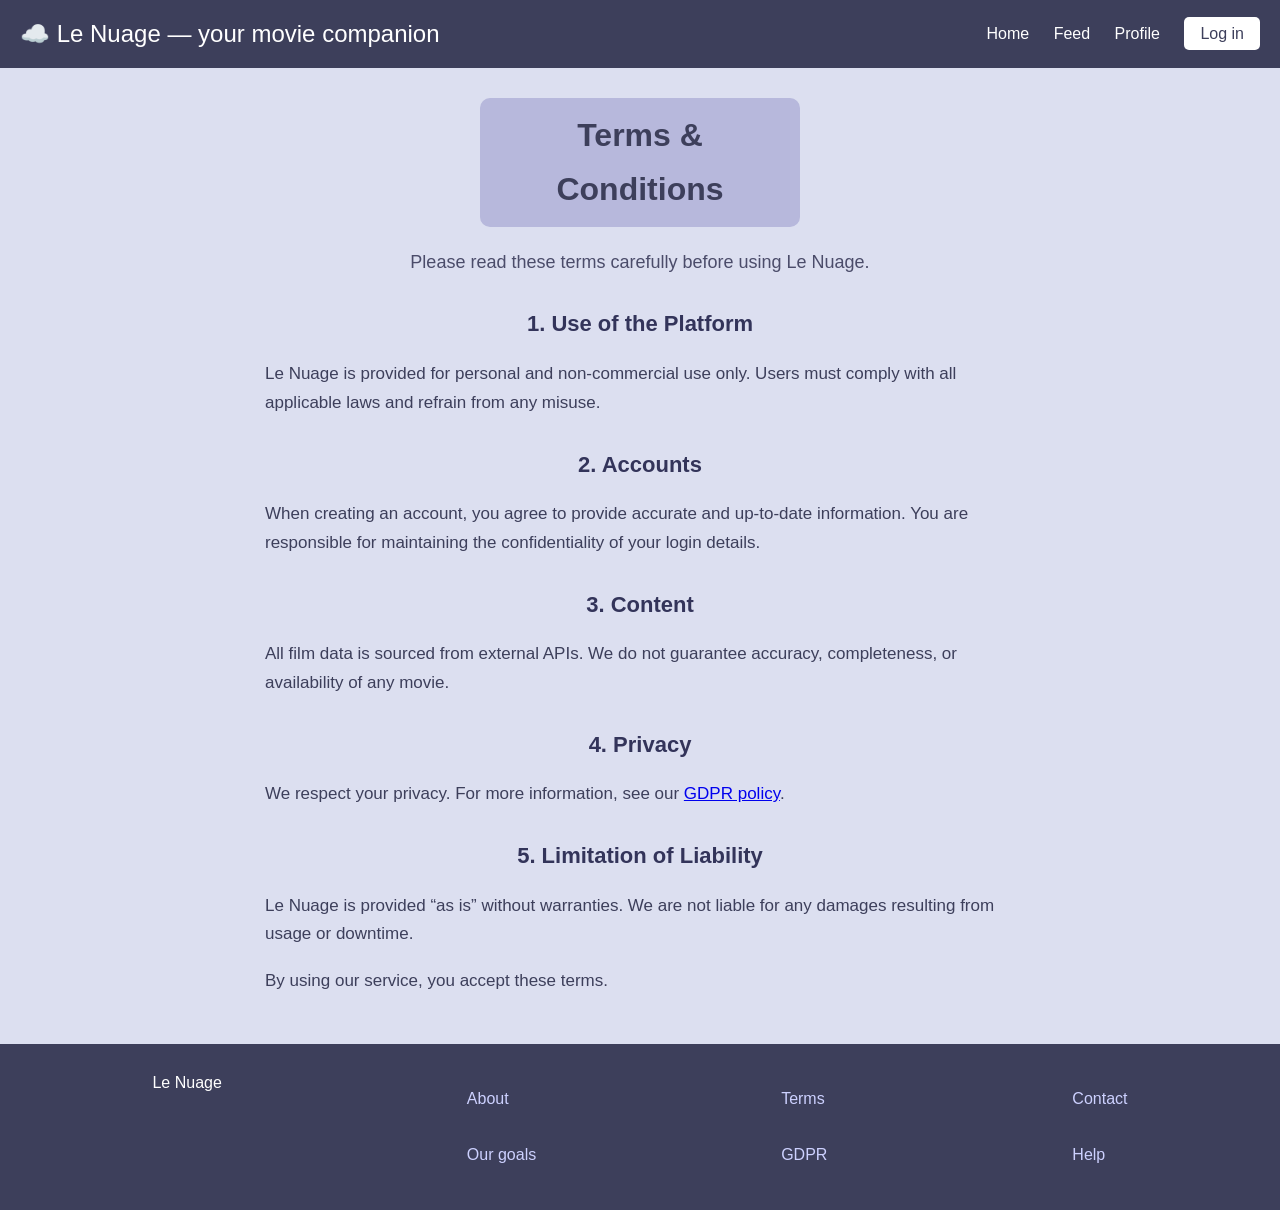
<file: front-end/terms.html>
<!DOCTYPE html>
<html lang="en">
<head>
    <meta charset="UTF-8" />
    <meta name="viewport" content="width=device-width, initial-scale=1.0" />
    <title>Le Nuage — Terms & Conditions</title>
    <link rel="stylesheet" href="style/style.css" />
</head>

<body>

<header>
    <div class="logo">☁️ Le Nuage — your movie companion</div>
    <nav>
        <a href="home.html">Home</a>
        <a href="feed.html">Feed</a>
        <a href="profile.html">Profile</a>
        <a class="btn-login" href="login.html">Log in</a>
    </nav>
</header>

<section class="content-section">
    <div class="content-box">
        <h1 class="section-title">Terms & Conditions</h1>

        <p class="section-intro">
            Please read these terms carefully before using Le Nuage.
        </p>

        <h2 class="section-subtitle">1. Use of the Platform</h2>
        <p>
            Le Nuage is provided for personal and non-commercial use only.
            Users must comply with all applicable laws and refrain from any misuse.
        </p>

        <h2 class="section-subtitle">2. Accounts</h2>
        <p>
            When creating an account, you agree to provide accurate and up-to-date information.
            You are responsible for maintaining the confidentiality of your login details.
        </p>

        <h2 class="section-subtitle">3. Content</h2>
        <p>
            All film data is sourced from external APIs.
            We do not guarantee accuracy, completeness, or availability of any movie.
        </p>

        <h2 class="section-subtitle">4. Privacy</h2>
        <p>
            We respect your privacy.
            For more information, see our <a href="gdpr.html">GDPR policy</a>.
        </p>

        <h2 class="section-subtitle">5. Limitation of Liability</h2>
        <p>
            Le Nuage is provided “as is” without warranties.
            We are not liable for any damages resulting from usage or downtime.
        </p>

        <p>
            By using our service, you accept these terms.
        </p>
    </div>
</section>

<footer>
    <div>Le Nuage</div>
    <div>
        <p><a href="about.html">About</a></p>
        <p><a href="goals.html">Our goals</a></p>
    </div>
    <div>
        <p><a href="terms.html">Terms</a></p>
        <p><a href="gdpr.html">GDPR</a></p>
    </div>
    <div>
        <p><a href="contact.html">Contact</a></p>
        <p><a href="help.html">Help</a></p>
    </div>
</footer>

</body>
</html>
</file>
<file: front-end/style/style.css>
body {
    margin: 0;
    font-family: Arial, sans-serif;
    background-color: #dcdff0;
}

header {
    background-color: #3d3f5b;
    color: white;
    padding: 20px;
    display: flex;
    justify-content: space-between;
    align-items: center;
}

header .logo {
    display: flex;
    align-items: center;
    font-size: 24px;
}

header nav a {
    margin-left: 20px;
    color: white;
    text-decoration: none;
}

.btn-login {
    background: white;
    color: #3d3f5b;
    padding: 8px 16px;
    border-radius: 5px;
    text-decoration: none;
}

.hero {
    background-color: #3d3f5b;
    padding: 40px;
    text-align: center;
}

.slider {
    background: #b7b8dc;
    padding: 20px;
    margin: auto;
    width: 60%;
    border-radius: 15px;
}

.slider-img {
    width: 100%;
    border-radius: 10px;
}

.section {
    display: flex;
    justify-content: space-around;
    padding: 40px;
}

.cinema-box,
.reviews-box {
    width: 45%;
}

.cinema-box h2,
.reviews-box h2 {
    background: #b7b8dc;
    padding: 10px;
    border-radius: 10px;
    text-align: center;
}

ul.cinema-list {
    list-style: none;
    padding: 0;
}

ul.cinema-list li {
    background: white;
    padding: 15px;
    margin: 10px 0;
    border-radius: 10px;
    display: flex;
    justify-content: space-between;
    align-items: center;
}

.review-card {
    background: white;
    padding: 20px;
    margin: 15px 0;
    border-radius: 10px;
    display: flex;
}

.review-content {
    width: 80%;
}

/* Movies section */
.movies-section {
    padding: 40px;
    background: #eef0fb;
}

.section-title {
    text-align: center;
    background: #b7b8dc;
    padding: 10px;
    border-radius: 10px;
    width: 40%;
    margin: 0 auto 20px;
}

.movies-grid {
    display: flex;
    flex-wrap: wrap;
    gap: 20px;
    justify-content: center;
    margin-top: 20px;
}

.movie-card {
    background: white;
    padding: 18px;
    border-radius: 12px;
    width: 260px;
    box-shadow: 0 2px 8px rgba(0,0,0,0.08);
    display: flex;
    flex-direction: column;
}

.movie-card h3 {
    margin: 0 0 8px 0;
    font-size: 18px;
}

.movie-meta {
    font-size: 13px;
    color: #555;
    margin-bottom: 10px;
}

.movie-desc {
    font-size: 14px;
    color: #333;
    height: 60px;
    overflow: hidden;
}

.movie-btn {
    margin-top: 10px;
    display: inline-block;
    background: #3d3f5b;
    color: white;
    padding: 8px 12px;
    border-radius: 8px;
    text-decoration: none;
}

.movies-loading {
    color: #666;
    font-style: italic;
}

footer {
    background: #3d3f5b;
    color: white;
    padding: 30px;
    display: flex;
    justify-content: space-around;
}
footer div { display:flex; flex-direction:column; gap:6px; }
footer a { color:#cdd1ff; text-decoration:none; }

.container { width: 80%; margin: 40px auto; }

h1 { font-size: 32px; margin-bottom: 5px; }
h2 { text-align: center; margin-bottom: 20px;}
h3 { margin-top: 40px; }
.movie-poster { width: 100%; border-radius: 12px; margin-top: 20px; }
.premise-box { background: white; padding: 20px; border-radius: 12px; line-height: 1.6; }

/* Profile */
.profile-wrapper { max-width:1200px; margin:40px auto; background:#3c3f72; padding:30px; border-radius:20px; }
.profile-main { display:flex; gap:30px; }
.profile-main img { width:220px; height:220px; object-fit:cover; border-radius:20px; }
.profile-info h2 { margin:0 0 10px 0; font-size:28px; }
.favorites { margin-top:10px; line-height:1.7; }
.profile-about { margin-top:20px; }
.profile-about input { width:100%; padding:12px; border-radius:12px; border:none; background:#53589b; color:white; }
.btn-edit { margin-top:12px; padding:10px 20px; border-radius:10px; background:#cdd1ff; border:none; font-weight:600; cursor:pointer; }


.reviews-grid { display:grid; grid-template-columns:repeat(6,1fr); gap:20px; max-width:1200px; margin:0 auto 60px; }
.review-card { background:#3c3f72; border-radius:16px; overflow:hidden; }
.review-card img { width:100%; height:130px; object-fit:cover; }
.review-info { padding:10px; }
.review-info h4 { margin:0; font-size:15px; }
.review-info .director { font-size:13px; opacity:0.8; }
.stars { color:#ffd700; font-size:14px; margin-top:5px; }

/* contact */

.contact-container {
    width: 60%;
    margin: 50px auto;
    background: #b7b8dc;
    padding: 30px;
    border-radius: 15px;
    box-shadow: 0 4px 10px rgba(0,0,0,0.1);
}
form {
    display: flex;
    flex-direction: column;
    gap: 15px;
}
input, textarea {
    padding: 12px;
    border-radius: 8px;
    border: none;
    font-size: 16px;
}
button {
    padding: 12px;
    background: #3d3f5b;
    color: white;
    border: none;
    border-radius: 8px;
    font-size: 16px;
    cursor: pointer;
}

/* --- TEXT IMPROVEMENTS --- */

.content-box {
    max-width: 750px;        /* rend le texte plus agréable à lire */
    margin: auto;
    line-height: 1.7;
    font-size: 17px;
    color: #3d3f5b;
    padding: 30px;
}

.content-box p {
    margin-bottom: 18px;
}


.section-intro {
    font-size: 18px;
    font-weight: 500;
    text-align: center;
    margin-bottom: 28px;
    color: #4b4c6a;
}

.section-subtitle {
    font-size: 22px;
    margin-top: 28px;
    margin-bottom: 12px;
    color: #33345a;
}

/* --- MICRO ANIMATION --- */
@keyframes fadeIn {
    from { opacity: 0; transform: translateY(8px); }
    to   { opacity: 1; transform: translateY(0); }
}
</file>
